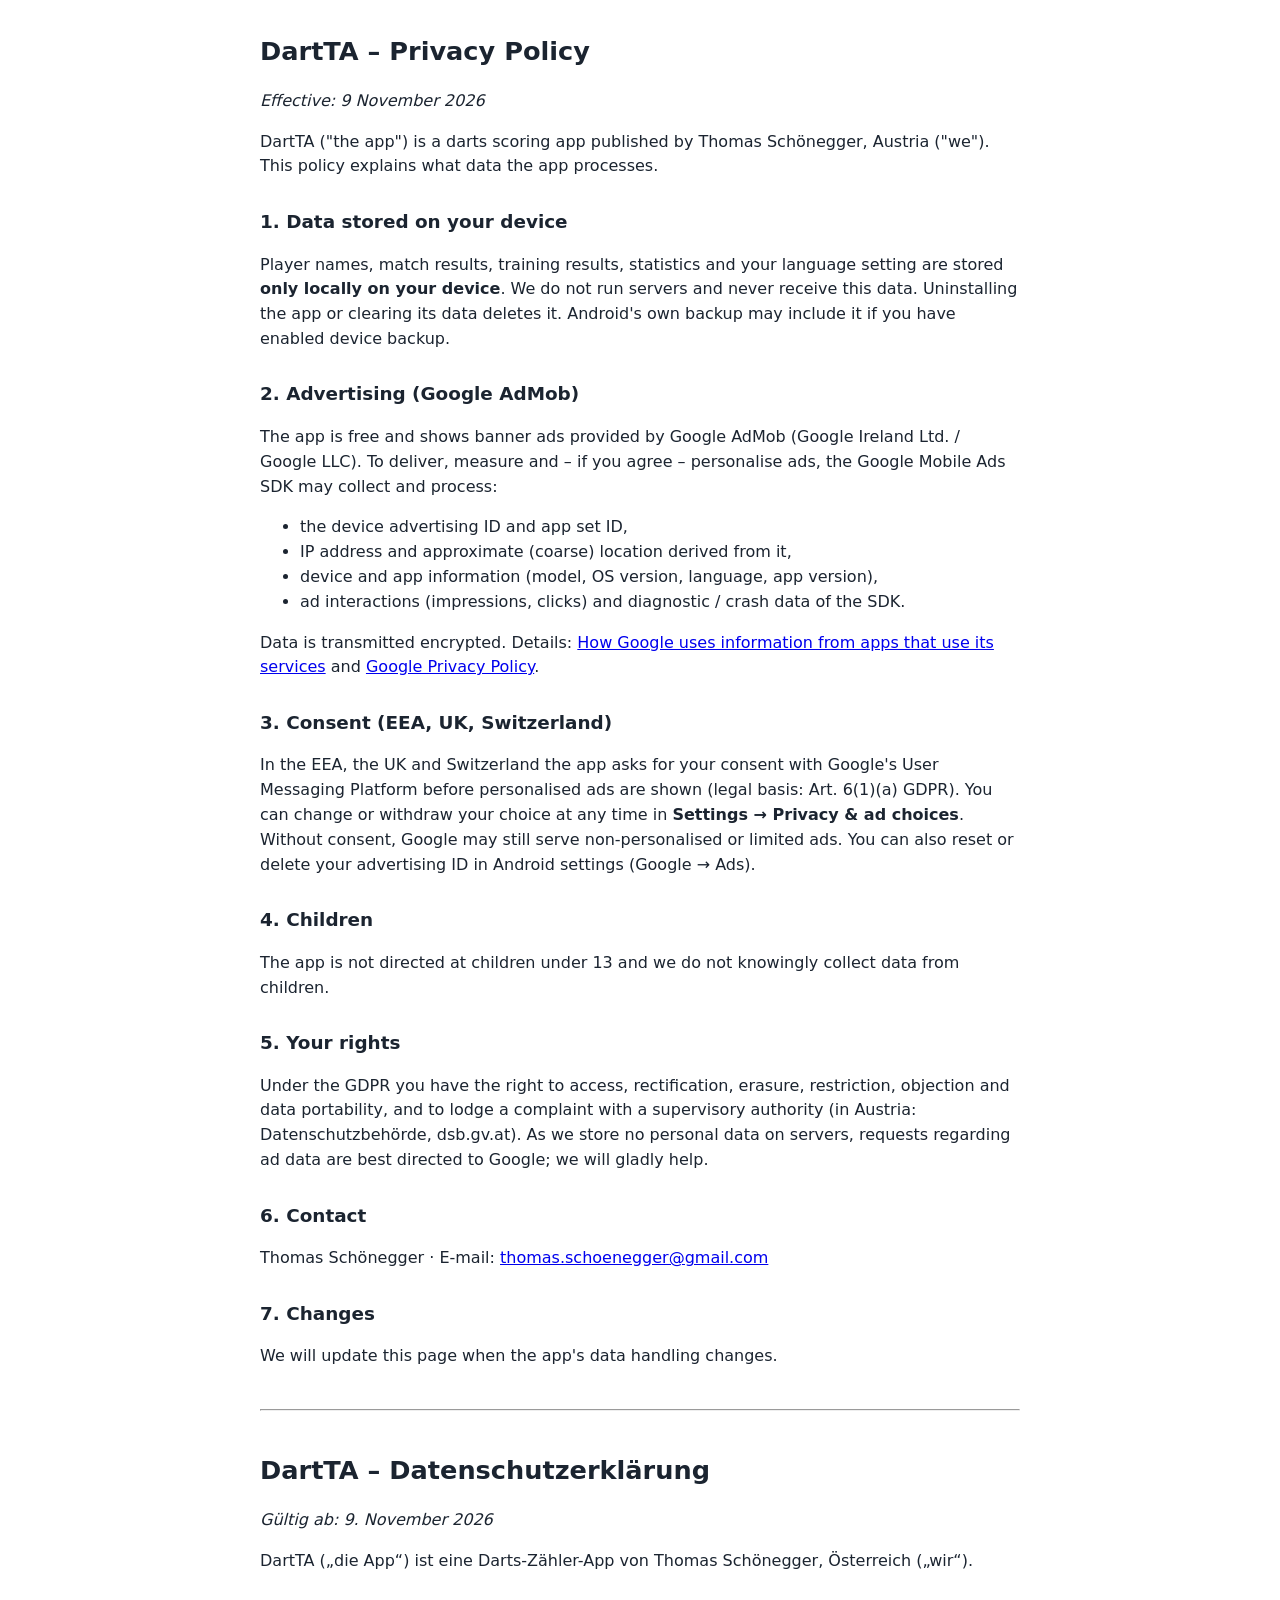
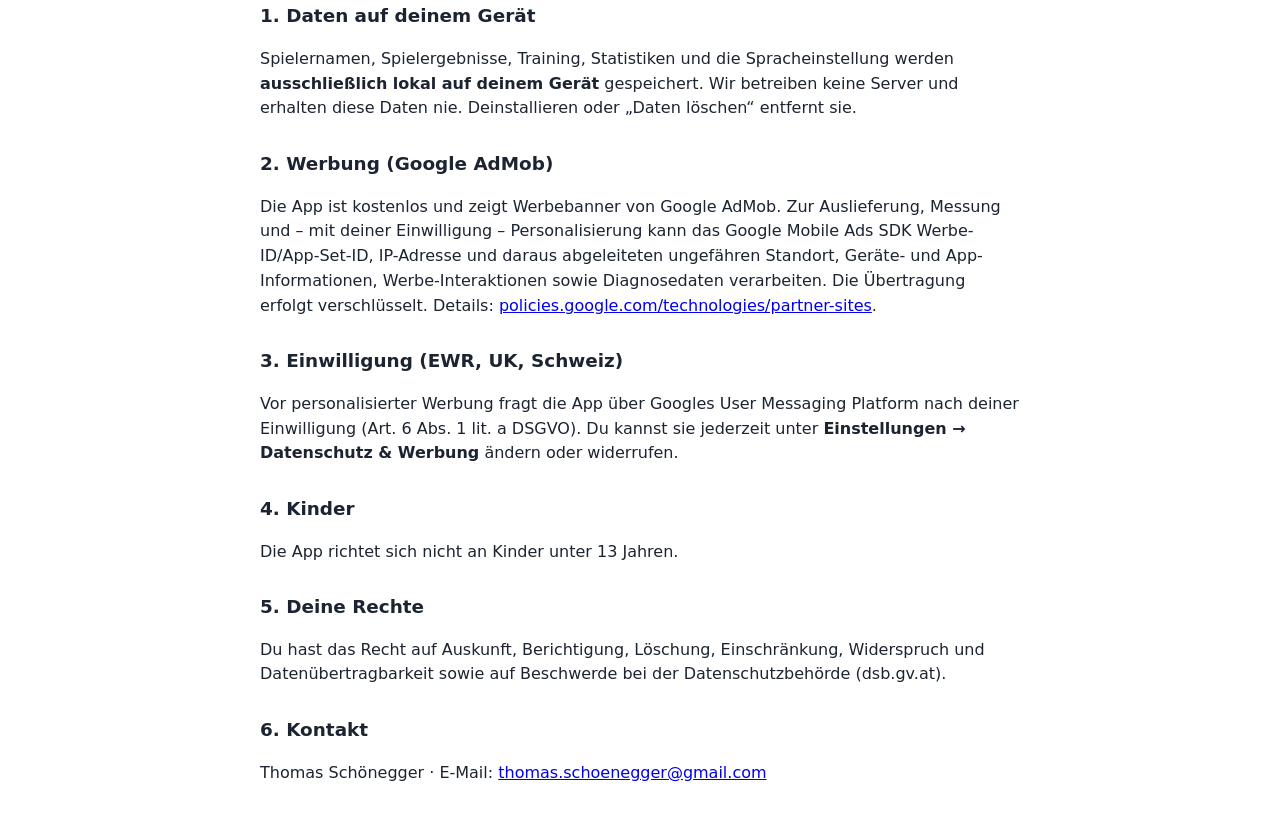
<file: PlayStore/privacy/privacy-policy.html>
<!doctype html>
<html lang="en"><head><meta charset="utf-8"><meta name="viewport" content="width=device-width,initial-scale=1">
<title>DartTA – Privacy Policy</title>
<style>body{font-family:system-ui,sans-serif;max-width:760px;margin:2rem auto;padding:0 16px;line-height:1.55;color:#1b2430}h1{font-size:1.6rem}h2{font-size:1.15rem;margin-top:1.8rem}hr{margin:2.5rem 0}</style></head>
<body>
<h1>DartTA – Privacy Policy</h1>
<p><em>Effective: 9 November 2026</em></p>
<p>DartTA ("the app") is a darts scoring app published by Thomas Schönegger, Austria ("we"). This policy explains what data the app processes.</p>
<h2>1. Data stored on your device</h2>
<p>Player names, match results, training results, statistics and your language setting are stored <strong>only locally on your device</strong>. We do not run servers and never receive this data. Uninstalling the app or clearing its data deletes it. Android's own backup may include it if you have enabled device backup.</p>
<h2>2. Advertising (Google AdMob)</h2>
<p>The app is free and shows banner ads provided by Google AdMob (Google Ireland Ltd. / Google LLC). To deliver, measure and – if you agree – personalise ads, the Google Mobile Ads SDK may collect and process:</p>
<ul><li>the device advertising ID and app set ID,</li><li>IP address and approximate (coarse) location derived from it,</li><li>device and app information (model, OS version, language, app version),</li><li>ad interactions (impressions, clicks) and diagnostic / crash data of the SDK.</li></ul>
<p>Data is transmitted encrypted. Details: <a href="https://policies.google.com/technologies/partner-sites">How Google uses information from apps that use its services</a> and <a href="https://policies.google.com/privacy">Google Privacy Policy</a>.</p>
<h2>3. Consent (EEA, UK, Switzerland)</h2>
<p>In the EEA, the UK and Switzerland the app asks for your consent with Google's User Messaging Platform before personalised ads are shown (legal basis: Art. 6(1)(a) GDPR). You can change or withdraw your choice at any time in <strong>Settings → Privacy &amp; ad choices</strong>. Without consent, Google may still serve non-personalised or limited ads. You can also reset or delete your advertising ID in Android settings (Google → Ads).</p>
<h2>4. Children</h2>
<p>The app is not directed at children under 13 and we do not knowingly collect data from children.</p>
<h2>5. Your rights</h2>
<p>Under the GDPR you have the right to access, rectification, erasure, restriction, objection and data portability, and to lodge a complaint with a supervisory authority (in Austria: Datenschutzbehörde, dsb.gv.at). As we store no personal data on servers, requests regarding ad data are best directed to Google; we will gladly help.</p>
<h2>6. Contact</h2>
<p>Thomas Schönegger · E-mail: <a href="mailto:thomas.schoenegger@gmail.com">thomas.schoenegger@gmail.com</a></p>
<h2>7. Changes</h2>
<p>We will update this page when the app's data handling changes.</p>
<hr>
<h1 lang="de">DartTA – Datenschutzerklärung</h1>
<p><em>Gültig ab: 9. November 2026</em></p>
<div lang="de">
<p>DartTA („die App“) ist eine Darts-Zähler-App von Thomas Schönegger, Österreich („wir“).</p>
<h2>1. Daten auf deinem Gerät</h2>
<p>Spielernamen, Spielergebnisse, Training, Statistiken und die Spracheinstellung werden <strong>ausschließlich lokal auf deinem Gerät</strong> gespeichert. Wir betreiben keine Server und erhalten diese Daten nie. Deinstallieren oder „Daten löschen“ entfernt sie.</p>
<h2>2. Werbung (Google AdMob)</h2>
<p>Die App ist kostenlos und zeigt Werbebanner von Google AdMob. Zur Auslieferung, Messung und – mit deiner Einwilligung – Personalisierung kann das Google Mobile Ads SDK Werbe-ID/App-Set-ID, IP-Adresse und daraus abgeleiteten ungefähren Standort, Geräte- und App-Informationen, Werbe-Interaktionen sowie Diagnosedaten verarbeiten. Die Übertragung erfolgt verschlüsselt. Details: <a href="https://policies.google.com/technologies/partner-sites">policies.google.com/technologies/partner-sites</a>.</p>
<h2>3. Einwilligung (EWR, UK, Schweiz)</h2>
<p>Vor personalisierter Werbung fragt die App über Googles User Messaging Platform nach deiner Einwilligung (Art. 6 Abs. 1 lit. a DSGVO). Du kannst sie jederzeit unter <strong>Einstellungen → Datenschutz &amp; Werbung</strong> ändern oder widerrufen.</p>
<h2>4. Kinder</h2>
<p>Die App richtet sich nicht an Kinder unter 13 Jahren.</p>
<h2>5. Deine Rechte</h2>
<p>Du hast das Recht auf Auskunft, Berichtigung, Löschung, Einschränkung, Widerspruch und Datenübertragbarkeit sowie auf Beschwerde bei der Datenschutzbehörde (dsb.gv.at).</p>
<h2>6. Kontakt</h2>
<p>Thomas Schönegger · E-Mail: <a href="mailto:thomas.schoenegger@gmail.com">thomas.schoenegger@gmail.com</a></p>
</div>
</body></html>
</file>
